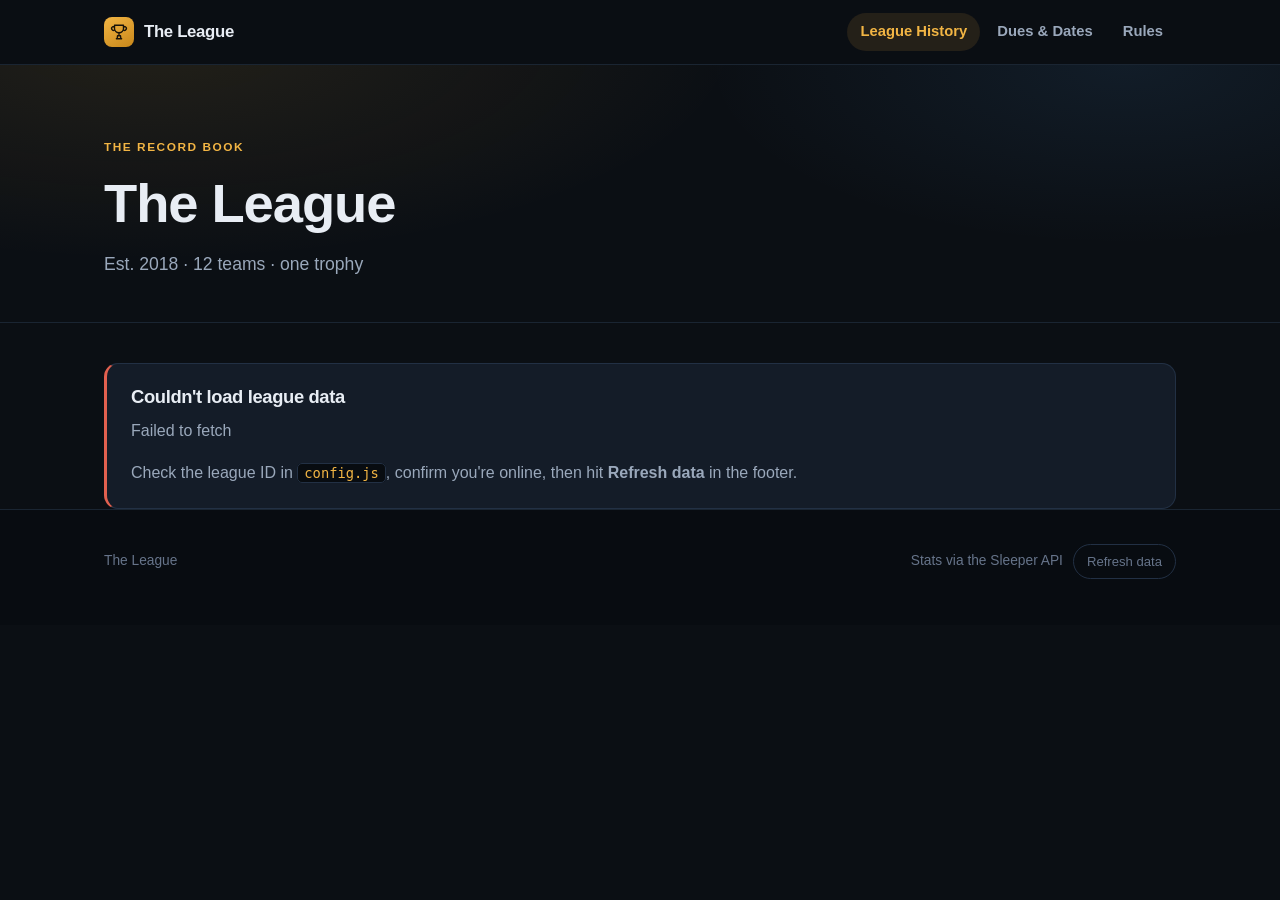
<file: index.html>
<!DOCTYPE html>
<html lang="en">
<head>
  <meta charset="utf-8">
  <meta name="viewport" content="width=device-width, initial-scale=1">
  <title>League History · {league}</title>
  <meta name="description" content="Champions, all-time records, and manager standings for every season on record.">
  <meta name="color-scheme" content="dark">
  <link rel="stylesheet" href="assets/css/style.css">
  <link rel="icon" href="data:image/svg+xml,<svg xmlns='http://www.w3.org/2000/svg' viewBox='0 0 100 100'><text y='.9em' font-size='90'>🏆</text></svg>">
  <script src="config.js"></script>
</head>
<body>
  <a class="skip-link" href="#main">Skip to content</a>
  <header class="site-header" id="site-header"></header>

  <main id="main">
    <div class="hero">
      <div class="wrap">
        <span class="eyebrow">The Record Book</span>
        <h1 id="hero-title">The League</h1>
        <p class="lede" id="hero-lede">
          Every champion, every record, every manager — pulled live from Sleeper.
        </p>
      </div>
    </div>

    <!-- Loading state -->
    <div class="wrap" id="loader">
      <div class="loading">
        <div class="bar"><span id="progress-bar"></span></div>
        <div id="progress-status">Contacting Sleeper…</div>
      </div>
    </div>

    <!-- Setup / error messaging -->
    <div class="wrap" id="notice" style="padding-top:40px"></div>

    <div id="content" class="hidden">
      <section>
        <div class="wrap">
          <div class="section-head">
            <h2>At a glance</h2>
          </div>
          <div id="headline"></div>
        </div>
      </section>

      <section>
        <div class="wrap">
          <div class="section-head">
            <h2>The Trophy Case</h2>
            <p class="note">Champions by year, with the record they carried and who they beat.</p>
          </div>
          <div id="champions"></div>
        </div>
      </section>

      <section>
        <div class="wrap">
          <div class="section-head">
            <h2>Hall of Records</h2>
            <p class="note">Season totals are regular season only, which keeps every year comparable.</p>
          </div>
          <div id="records"></div>
        </div>
      </section>

      <section>
        <div class="wrap">
          <div class="section-head">
            <h2>Manager Standings</h2>
            <p class="note">Sorted by average finish — the truest measure of who's consistently good. Click any column to re-sort.</p>
          </div>
          <div id="managers"></div>
          <p style="color:var(--text-faint);font-size:.82rem;margin-top:12px">
            Final placement comes from each season's playoff bracket. Teams that missed
            the playoffs are ranked below the bracket by regular-season record, then points for.
          </p>
        </div>
      </section>

      <section>
        <div class="wrap">
          <div class="section-head">
            <h2>Season by Season</h2>
          </div>
          <div id="seasons"></div>
        </div>
      </section>

      <section>
        <div class="wrap">
          <div class="section-head">
            <h2>Leaderboards</h2>
          </div>
          <div id="leaderboards"></div>
        </div>
      </section>
    </div>
  </main>

  <footer class="site-footer" id="site-footer"></footer>
  <script type="module" src="assets/js/history.js"></script>
</body>
</html>
</file>
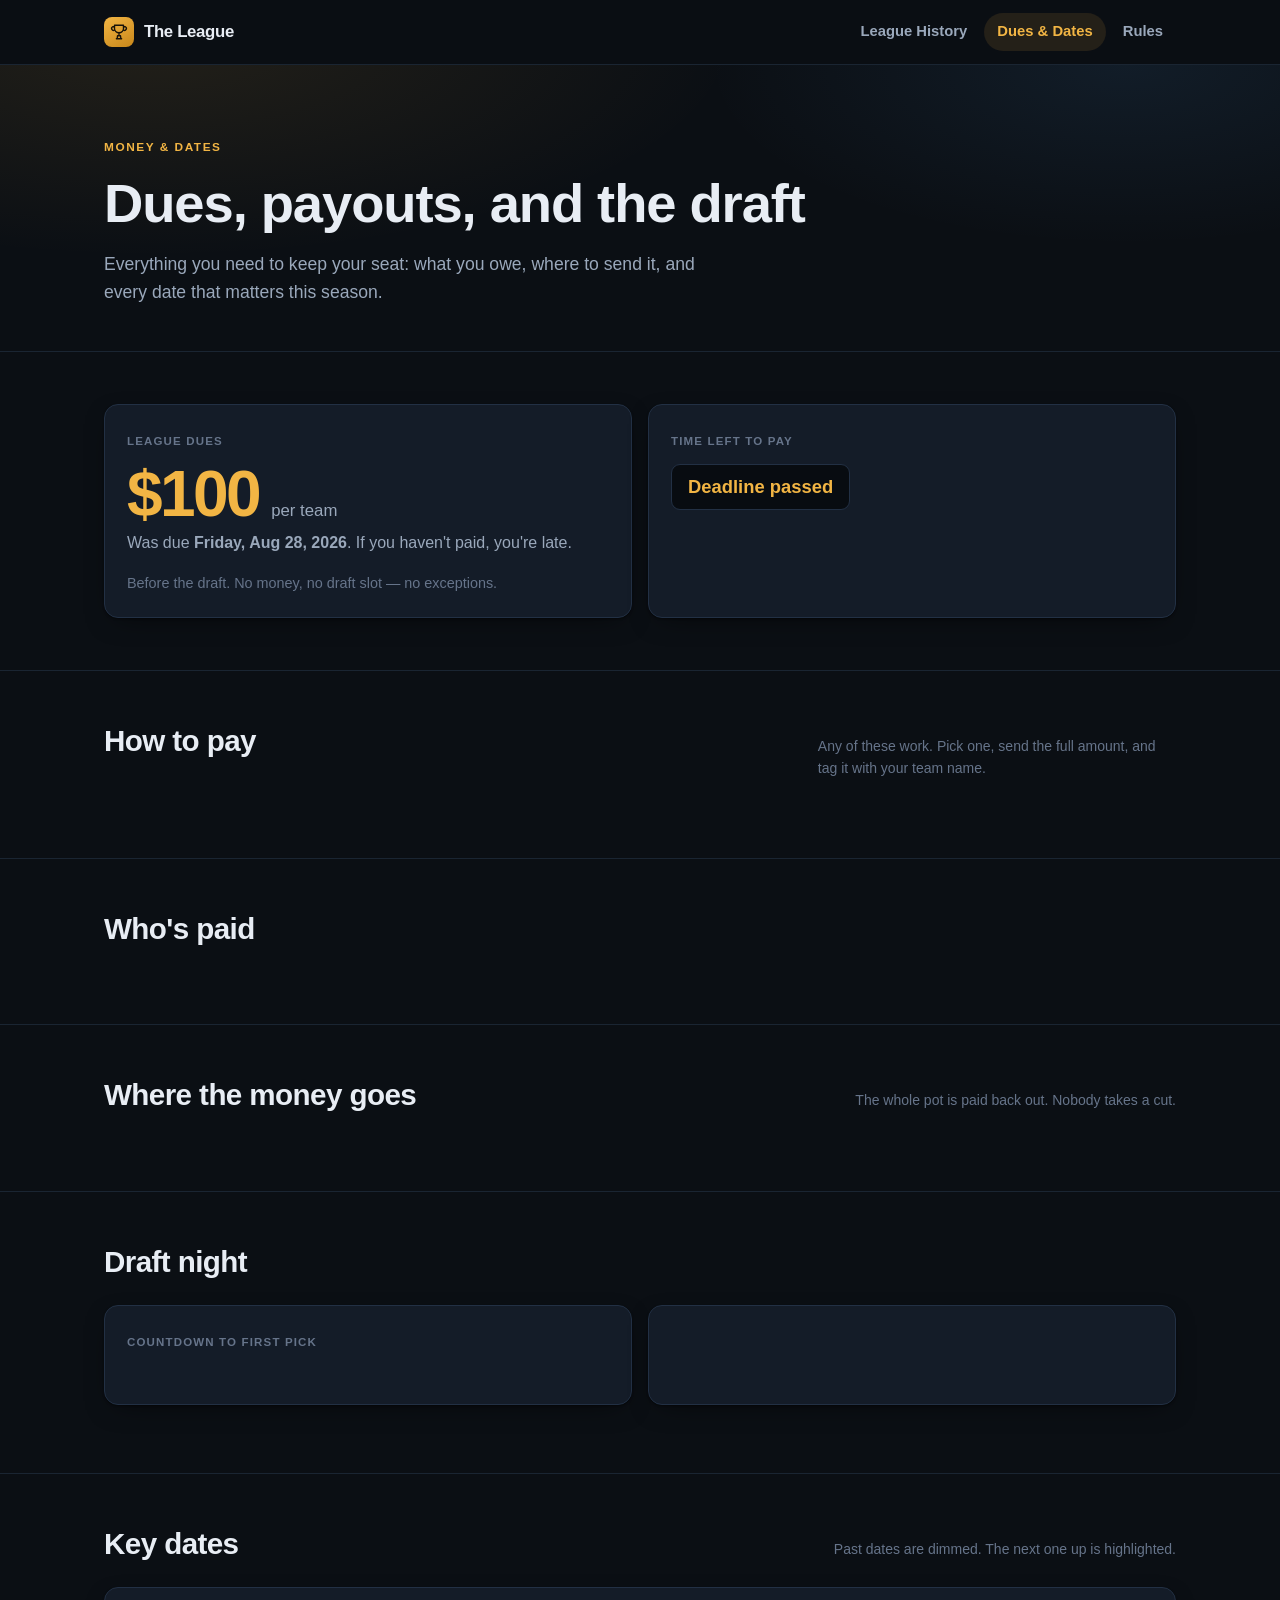
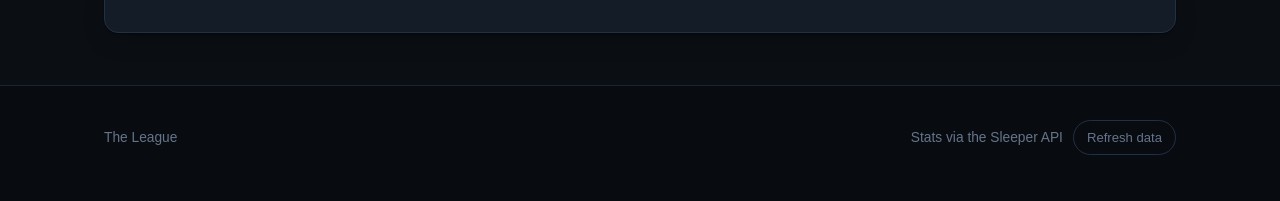
<file: dues.html>
<!DOCTYPE html>
<html lang="en">
<head>
  <meta charset="utf-8">
  <meta name="viewport" content="width=device-width, initial-scale=1">
  <title>Dues &amp; Dates · {league}</title>
  <meta name="description" content="How much league dues are, how to pay them, when they're due, and when the draft is.">
  <meta name="color-scheme" content="dark">
  <link rel="stylesheet" href="assets/css/style.css">
  <link rel="icon" href="data:image/svg+xml,<svg xmlns='http://www.w3.org/2000/svg' viewBox='0 0 100 100'><text y='.9em' font-size='90'>🏆</text></svg>">
  <script src="config.js"></script>
</head>
<body>
  <a class="skip-link" href="#main">Skip to content</a>
  <header class="site-header" id="site-header"></header>

  <main id="main">
    <div class="hero">
      <div class="wrap">
        <span class="eyebrow">Money &amp; Dates</span>
        <h1>Dues, payouts, and the draft</h1>
        <p class="lede">
          Everything you need to keep your seat: what you owe, where to send it,
          and every date that matters this season.
        </p>
      </div>
    </div>

    <section>
      <div class="wrap">
        <div class="grid grid-2">
          <div class="card">
            <span class="stat-label">League dues</span>
            <div class="amount-hero" style="margin:10px 0 4px">
              <span class="amount" id="dues-amount">—</span>
              <span class="per">per team</span>
            </div>
            <p id="dues-deadline" style="color:var(--text-dim)"></p>
            <p id="dues-note" class="hidden" style="color:var(--text-faint);font-size:.9rem"></p>
          </div>

          <div class="card">
            <span class="stat-label">Time left to pay</span>
            <div class="countdown" id="dues-countdown" style="margin-top:12px"></div>
            <p id="dues-memo" style="color:var(--text-faint);font-size:.88rem;margin-top:14px"></p>
          </div>
        </div>
      </div>
    </section>

    <section>
      <div class="wrap">
        <div class="section-head">
          <h2>How to pay</h2>
          <p class="note">Any of these work. Pick one, send the full amount, and tag it with your team name.</p>
        </div>
        <div class="grid grid-3" id="pay-methods"></div>
      </div>
    </section>

    <section id="tracker-section">
      <div class="wrap">
        <div class="section-head">
          <h2>Who's paid</h2>
          <p class="note" id="tracker-summary"></p>
        </div>
        <div id="tracker"></div>
      </div>
    </section>

    <section>
      <div class="wrap">
        <div class="section-head">
          <h2>Where the money goes</h2>
          <p class="note">The whole pot is paid back out. Nobody takes a cut.</p>
        </div>
        <div id="payouts"></div>
      </div>
    </section>

    <section>
      <div class="wrap">
        <div class="section-head">
          <h2>Draft night</h2>
        </div>
        <div class="grid grid-2">
          <div class="card">
            <span class="stat-label">Countdown to first pick</span>
            <div class="countdown" id="draft-countdown" style="margin-top:12px"></div>
            <div id="draft-when" style="margin-top:16px;font-weight:600"></div>
          </div>
          <div class="card" id="draft-details"></div>
        </div>
        <div id="draft-notes" style="margin-top:16px"></div>
      </div>
    </section>

    <section>
      <div class="wrap">
        <div class="section-head">
          <h2>Key dates</h2>
          <p class="note">Past dates are dimmed. The next one up is highlighted.</p>
        </div>
        <div class="card">
          <ul class="timeline" id="calendar"></ul>
        </div>
      </div>
    </section>

    <section id="contact-section" class="hidden">
      <div class="wrap">
        <div class="callout" id="contact"></div>
      </div>
    </section>
  </main>

  <footer class="site-footer" id="site-footer"></footer>
  <script type="module" src="assets/js/dues.js"></script>
</body>
</html>
</file>
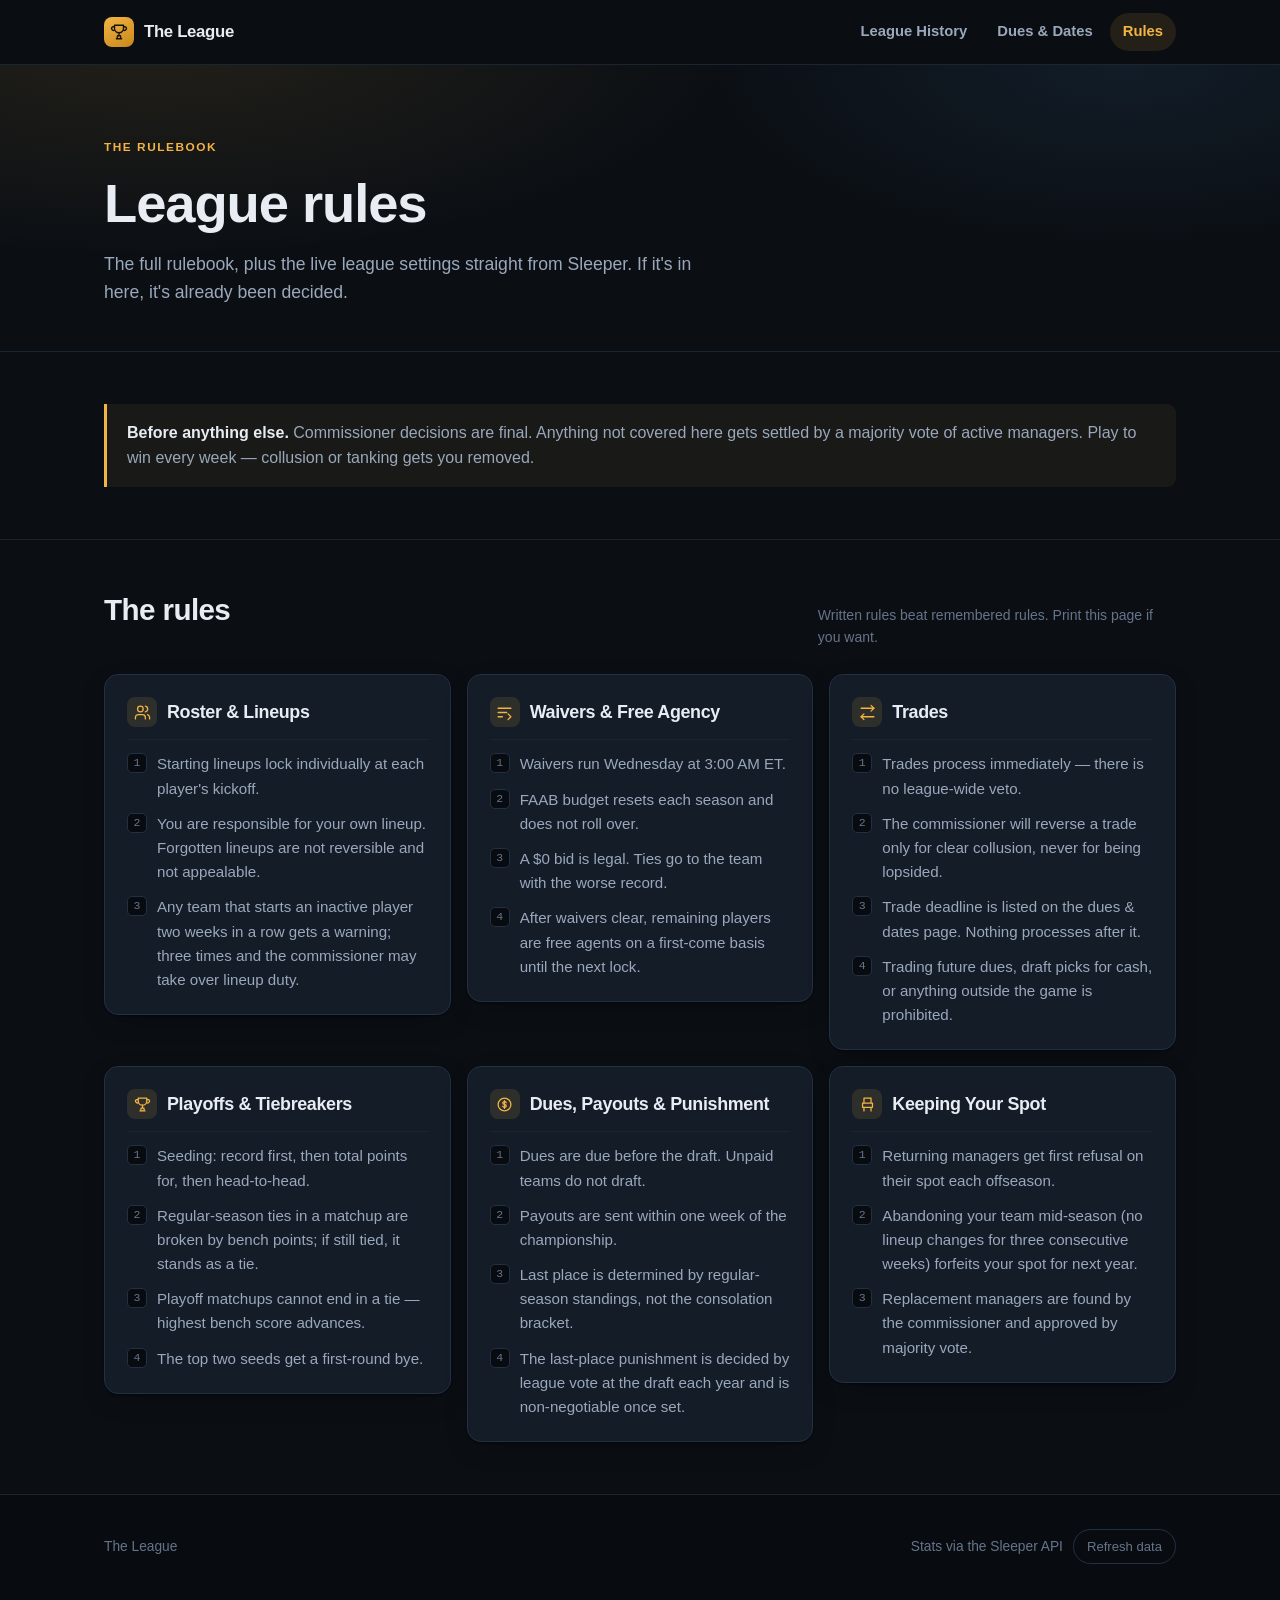
<file: rules.html>
<!DOCTYPE html>
<html lang="en">
<head>
  <meta charset="utf-8">
  <meta name="viewport" content="width=device-width, initial-scale=1">
  <title>Rules · {league}</title>
  <meta name="description" content="The league rulebook: roster settings, scoring, waivers, trades, playoffs, and payouts.">
  <meta name="color-scheme" content="dark">
  <link rel="stylesheet" href="assets/css/style.css">
  <link rel="icon" href="data:image/svg+xml,<svg xmlns='http://www.w3.org/2000/svg' viewBox='0 0 100 100'><text y='.9em' font-size='90'>🏆</text></svg>">
  <script src="config.js"></script>
</head>
<body>
  <a class="skip-link" href="#main">Skip to content</a>
  <header class="site-header" id="site-header"></header>

  <main id="main">
    <div class="hero">
      <div class="wrap">
        <span class="eyebrow">The Rulebook</span>
        <h1>League rules</h1>
        <p class="lede">
          The full rulebook, plus the live league settings straight from Sleeper.
          If it's in here, it's already been decided.
        </p>
      </div>
    </div>

    <section id="preamble-section" class="hidden">
      <div class="wrap">
        <div class="callout" id="preamble"></div>
      </div>
    </section>

    <section id="settings-section" class="hidden">
      <div class="wrap">
        <div class="section-head">
          <h2>League settings</h2>
          <p class="note">Read live from Sleeper, so this can never drift out of sync with the app.</p>
        </div>
        <div id="settings"></div>
      </div>
    </section>

    <section>
      <div class="wrap">
        <div class="section-head">
          <h2>The rules</h2>
          <p class="note">Written rules beat remembered rules. Print this page if you want.</p>
        </div>
        <div class="grid grid-2 grid-start" id="rules"></div>
      </div>
    </section>
  </main>

  <footer class="site-footer" id="site-footer"></footer>
  <script type="module" src="assets/js/rules.js"></script>
</body>
</html>
</file>
<file: assets/css/style.css>
/* ============================================================================
 * The League — shared styles
 * ==========================================================================*/

:root {
  --bg: #0b0f14;
  --bg-raised: #111823;
  --bg-sunken: #080c11;
  --panel: #141c28;
  --panel-2: #18212f;
  --line: #223044;
  --line-soft: #1a2532;

  --text: #e8edf4;
  --text-dim: #9aa8bb;
  --text-faint: #66748a;

  --gold: #f2b544;
  --gold-dim: #8a6716;
  --green: #3fbf7f;
  --red: #e2604f;
  --blue: #56a8f5;
  --violet: #a684f0;

  --radius: 14px;
  --radius-sm: 9px;
  --shadow: 0 1px 2px rgba(0, 0, 0, 0.4), 0 8px 28px -12px rgba(0, 0, 0, 0.7);

  --sans: "Inter", -apple-system, BlinkMacSystemFont, "Segoe UI", Roboto,
    "Helvetica Neue", Arial, sans-serif;
  --mono: ui-monospace, SFMono-Regular, "SF Mono", Menlo, Consolas, monospace;

  --wrap: 1120px;
}

*,
*::before,
*::after {
  box-sizing: border-box;
}

html {
  -webkit-text-size-adjust: 100%;
  scroll-behavior: smooth;
}

body {
  margin: 0;
  background: var(--bg);
  color: var(--text);
  font-family: var(--sans);
  font-size: 16px;
  line-height: 1.6;
  -webkit-font-smoothing: antialiased;
  text-rendering: optimizeLegibility;
}

h1, h2, h3, h4 {
  margin: 0;
  line-height: 1.2;
  letter-spacing: -0.02em;
  font-weight: 650;
}

p { margin: 0 0 1em; }
p:last-child { margin-bottom: 0; }

a { color: var(--blue); text-decoration: none; }
a:hover { text-decoration: underline; }

:focus-visible {
  outline: 2px solid var(--gold);
  outline-offset: 2px;
  border-radius: 4px;
}

.wrap {
  width: 100%;
  max-width: var(--wrap);
  margin: 0 auto;
  padding: 0 24px;
}

.skip-link {
  position: absolute;
  left: -9999px;
  top: 0;
  background: var(--gold);
  color: #111;
  padding: 10px 16px;
  z-index: 100;
  border-radius: 0 0 8px 0;
  font-weight: 600;
}
.skip-link:focus { left: 0; }

/* ------------------------------------------------------------------- nav -- */

.site-header {
  position: sticky;
  top: 0;
  z-index: 50;
  background: rgba(11, 15, 20, 0.86);
  backdrop-filter: blur(12px);
  border-bottom: 1px solid var(--line-soft);
}

.nav {
  display: flex;
  align-items: center;
  gap: 20px;
  min-height: 64px;
  flex-wrap: wrap;
  padding-block: 8px;
}

.brand {
  display: flex;
  align-items: center;
  gap: 10px;
  font-weight: 700;
  letter-spacing: -0.02em;
  color: var(--text);
  font-size: 1.05rem;
  margin-right: auto;
}
.brand:hover { text-decoration: none; }
.brand-mark {
  width: 30px;
  height: 30px;
  display: grid;
  place-items: center;
  border-radius: 8px;
  background: linear-gradient(150deg, var(--gold), #c8871a);
  color: #17120a;
  flex: none;
}
.brand-mark svg { width: 18px; height: 18px; }

.nav-links {
  display: flex;
  gap: 4px;
  flex-wrap: wrap;
}

.nav-links a {
  color: var(--text-dim);
  padding: 7px 13px;
  border-radius: 999px;
  font-size: 0.925rem;
  font-weight: 550;
  white-space: nowrap;
  transition: background 0.15s, color 0.15s;
}
.nav-links a:hover {
  color: var(--text);
  background: var(--panel);
  text-decoration: none;
}
.nav-links a[aria-current="page"] {
  color: var(--gold);
  background: rgba(242, 181, 68, 0.11);
}

/* ------------------------------------------------------------------ hero -- */

.hero {
  padding: 68px 0 44px;
  border-bottom: 1px solid var(--line-soft);
  background:
    radial-gradient(900px 340px at 12% -10%, rgba(242, 181, 68, 0.10), transparent 65%),
    radial-gradient(700px 300px at 88% 0%, rgba(86, 168, 245, 0.09), transparent 60%);
}

.eyebrow {
  display: inline-flex;
  align-items: center;
  gap: 8px;
  font-size: 0.74rem;
  font-weight: 700;
  letter-spacing: 0.13em;
  text-transform: uppercase;
  color: var(--gold);
  margin-bottom: 14px;
}

.hero h1 {
  font-size: clamp(2.1rem, 6vw, 3.4rem);
  margin-bottom: 14px;
}

.hero .lede {
  color: var(--text-dim);
  font-size: 1.1rem;
  max-width: 62ch;
}

/* ---------------------------------------------------------------- layout -- */

section { padding: 52px 0; }
section + section { border-top: 1px solid var(--line-soft); }

.section-head {
  display: flex;
  align-items: baseline;
  justify-content: space-between;
  gap: 16px;
  flex-wrap: wrap;
  margin-bottom: 26px;
}

.section-head h2 {
  font-size: clamp(1.4rem, 3vw, 1.85rem);
}

.section-head .note {
  color: var(--text-faint);
  font-size: 0.875rem;
  max-width: 46ch;
}

.sub {
  color: var(--text-dim);
  margin: -14px 0 26px;
  max-width: 70ch;
}

/* ----------------------------------------------------------------- cards -- */

.card {
  background: var(--panel);
  border: 1px solid var(--line);
  border-radius: var(--radius);
  padding: 22px;
  box-shadow: var(--shadow);
}

.grid { display: grid; gap: 16px; }
/* Opt out of equal-height rows where one card is far taller than its siblings. */
.grid-start { align-items: start; }
.grid-2 { grid-template-columns: repeat(auto-fit, minmax(280px, 1fr)); }
.grid-3 { grid-template-columns: repeat(auto-fit, minmax(240px, 1fr)); }
.grid-4 { grid-template-columns: repeat(auto-fit, minmax(200px, 1fr)); }

/* ------------------------------------------------------------ stat tiles -- */

.stat {
  background: var(--panel);
  border: 1px solid var(--line);
  border-radius: var(--radius);
  padding: 18px 20px;
  display: flex;
  flex-direction: column;
  gap: 4px;
  min-height: 100%;
}

.stat-label {
  font-size: 0.72rem;
  letter-spacing: 0.1em;
  text-transform: uppercase;
  color: var(--text-faint);
  font-weight: 700;
}

.stat-value {
  font-size: 1.75rem;
  font-weight: 700;
  letter-spacing: -0.03em;
  font-variant-numeric: tabular-nums;
  line-height: 1.15;
}
.stat-value.gold { color: var(--gold); }
.stat-value.green { color: var(--green); }
.stat-value.red { color: var(--red); }
.stat-value.blue { color: var(--blue); }

.stat-sub {
  color: var(--text-dim);
  font-size: 0.9rem;
}
.stat-meta {
  color: var(--text-faint);
  font-size: 0.8rem;
  margin-top: auto;
  padding-top: 8px;
}

/* --------------------------------------------------------------- trophies -- */

.champ-grid {
  display: grid;
  gap: 14px;
  grid-template-columns: repeat(auto-fill, minmax(232px, 1fr));
}

.champ {
  position: relative;
  background: linear-gradient(165deg, var(--panel-2), var(--panel));
  border: 1px solid var(--line);
  border-radius: var(--radius);
  padding: 18px 20px 16px;
  overflow: hidden;
}
.champ::before {
  content: "";
  position: absolute;
  inset: 0 0 auto 0;
  height: 3px;
  background: linear-gradient(90deg, var(--gold), rgba(242, 181, 68, 0));
}
.champ.latest {
  border-color: rgba(242, 181, 68, 0.45);
  box-shadow: 0 0 0 1px rgba(242, 181, 68, 0.18), var(--shadow);
}

.champ-year {
  font-family: var(--mono);
  font-size: 0.8rem;
  color: var(--gold);
  letter-spacing: 0.08em;
  font-weight: 600;
}

.champ-name {
  font-size: 1.2rem;
  font-weight: 650;
  margin: 6px 0 2px;
  letter-spacing: -0.02em;
  overflow-wrap: anywhere;
}

.champ-meta {
  font-size: 0.845rem;
  color: var(--text-dim);
  font-variant-numeric: tabular-nums;
}
.champ-runner {
  font-size: 0.8rem;
  color: var(--text-faint);
  margin-top: 8px;
  padding-top: 8px;
  border-top: 1px solid var(--line-soft);
}

.champ-head {
  display: flex;
  align-items: center;
  gap: 10px;
  justify-content: space-between;
}
.avatar {
  width: 34px;
  height: 34px;
  border-radius: 50%;
  background: var(--bg-sunken);
  border: 1px solid var(--line);
  object-fit: cover;
  flex: none;
}

/* The initial sits underneath the image, so a 404 from Sleeper's CDN reveals it
 * rather than leaving an empty hole. */
.avatar-stack {
  position: relative;
  display: inline-grid;
  flex: none;
}
.avatar-stack .avatar-fallback { grid-area: 1 / 1; }
.avatar-stack img.avatar { grid-area: 1 / 1; }

.avatar-fallback {
  display: grid;
  place-items: center;
  font-size: 0.82rem;
  font-weight: 700;
  color: var(--text-faint);
  background: var(--panel-2);
  user-select: none;
}

/* ---------------------------------------------------------------- tables -- */

.table-wrap {
  overflow-x: auto;
  border: 1px solid var(--line);
  border-radius: var(--radius);
  background: var(--panel);
  -webkit-overflow-scrolling: touch;
}

table {
  width: 100%;
  border-collapse: collapse;
  font-size: 0.92rem;
  min-width: 680px;
}

thead th {
  position: sticky;
  top: 0;
  background: var(--panel-2);
  text-align: left;
  font-size: 0.72rem;
  letter-spacing: 0.08em;
  text-transform: uppercase;
  color: var(--text-faint);
  font-weight: 700;
  padding: 12px 14px;
  border-bottom: 1px solid var(--line);
  white-space: nowrap;
}

th.sortable {
  cursor: pointer;
  user-select: none;
}
th.sortable:hover { color: var(--text); }
th.sortable::after {
  content: "";
  display: inline-block;
  width: 0;
  height: 0;
  margin-left: 6px;
  vertical-align: middle;
  border-left: 4px solid transparent;
  border-right: 4px solid transparent;
  opacity: 0;
}
th[aria-sort="ascending"]::after {
  opacity: 1;
  border-bottom: 5px solid var(--gold);
}
th[aria-sort="descending"]::after {
  opacity: 1;
  border-top: 5px solid var(--gold);
}

tbody td {
  padding: 11px 14px;
  border-bottom: 1px solid var(--line-soft);
  vertical-align: middle;
}
tbody tr:last-child td { border-bottom: none; }
tbody tr:hover { background: rgba(255, 255, 255, 0.022); }

.num {
  text-align: right;
  font-variant-numeric: tabular-nums;
  font-family: var(--mono);
  font-size: 0.87rem;
}

.rank {
  color: var(--text-faint);
  font-family: var(--mono);
  font-size: 0.82rem;
  width: 44px;
}
tbody tr:nth-child(1) .rank { color: var(--gold); }

.who {
  display: flex;
  align-items: center;
  gap: 10px;
  min-width: 160px;
}
.who .avatar { width: 26px; height: 26px; }
.who .avatar-fallback { font-size: 0.68rem; }
.who strong { font-weight: 600; overflow-wrap: anywhere; }
.who small { display: block; color: var(--text-faint); font-size: 0.78rem; font-weight: 400; }

.pill {
  display: inline-block;
  padding: 2px 8px;
  border-radius: 999px;
  font-size: 0.72rem;
  font-weight: 700;
  letter-spacing: 0.03em;
  background: var(--panel-2);
  border: 1px solid var(--line);
  color: var(--text-dim);
  white-space: nowrap;
}
.pill.gold { background: rgba(242, 181, 68, 0.13); border-color: rgba(242, 181, 68, 0.35); color: var(--gold); }
.pill.green { background: rgba(63, 191, 127, 0.12); border-color: rgba(63, 191, 127, 0.32); color: var(--green); }
.pill.red { background: rgba(226, 96, 79, 0.12); border-color: rgba(226, 96, 79, 0.32); color: var(--red); }
.pill.blue { background: rgba(86, 168, 245, 0.12); border-color: rgba(86, 168, 245, 0.32); color: var(--blue); }

.rings { white-space: nowrap; letter-spacing: 1px; }
.rings .dim { opacity: 0.25; }

/* --------------------------------------------------------------- records -- */

.record-card {
  background: var(--panel);
  border: 1px solid var(--line);
  border-radius: var(--radius);
  padding: 20px;
  display: flex;
  flex-direction: column;
  gap: 6px;
}
.record-card .stat-label { color: var(--text-faint); }
.record-card .big {
  font-size: 1.9rem;
  font-weight: 700;
  font-variant-numeric: tabular-nums;
  letter-spacing: -0.03em;
  line-height: 1.1;
}
.record-card .who-line {
  font-weight: 600;
  font-size: 1rem;
  overflow-wrap: anywhere;
}
.record-card .when {
  color: var(--text-faint);
  font-size: 0.84rem;
  font-family: var(--mono);
}

/* ------------------------------------------------------------- countdown -- */

.countdown {
  display: flex;
  gap: 10px;
  flex-wrap: wrap;
}
.cd-unit {
  background: var(--bg-sunken);
  border: 1px solid var(--line);
  border-radius: var(--radius-sm);
  padding: 12px 16px;
  min-width: 78px;
  text-align: center;
}
.cd-num {
  font-size: 1.75rem;
  font-weight: 700;
  font-variant-numeric: tabular-nums;
  line-height: 1.1;
  color: var(--gold);
}
.cd-label {
  font-size: 0.68rem;
  text-transform: uppercase;
  letter-spacing: 0.1em;
  color: var(--text-faint);
  font-weight: 700;
}

/* ------------------------------------------------------------ pay / dues -- */

.pay-card {
  display: block;
  background: var(--panel);
  border: 1px solid var(--line);
  border-radius: var(--radius);
  padding: 18px 20px;
  color: inherit;
  transition: border-color 0.15s, transform 0.15s;
}
a.pay-card:hover {
  border-color: var(--gold);
  text-decoration: none;
  transform: translateY(-2px);
}
.pay-name {
  font-weight: 650;
  font-size: 1.05rem;
  display: flex;
  align-items: center;
  gap: 8px;
  justify-content: space-between;
}
.pay-handle {
  font-family: var(--mono);
  font-size: 0.95rem;
  color: var(--gold);
  margin-top: 6px;
  overflow-wrap: anywhere;
}
.pay-note {
  color: var(--text-faint);
  font-size: 0.84rem;
  margin-top: 8px;
}

.amount-hero {
  display: flex;
  align-items: baseline;
  gap: 12px;
  flex-wrap: wrap;
}
.amount-hero .amount {
  font-size: clamp(2.6rem, 9vw, 4rem);
  font-weight: 750;
  letter-spacing: -0.04em;
  color: var(--gold);
  line-height: 1;
}
.amount-hero .per {
  color: var(--text-dim);
  font-size: 1.05rem;
}

/* ------------------------------------------------------------- timeline -- */

.timeline { list-style: none; margin: 0; padding: 0; }

.timeline li {
  display: grid;
  grid-template-columns: 120px 1fr;
  gap: 18px;
  padding: 14px 0;
  border-bottom: 1px solid var(--line-soft);
  align-items: baseline;
}
.timeline li:last-child { border-bottom: none; }
.timeline .when {
  font-family: var(--mono);
  font-size: 0.85rem;
  color: var(--gold);
  font-weight: 600;
}
.timeline .what { font-weight: 600; }
.timeline .detail { color: var(--text-dim); font-size: 0.9rem; font-weight: 400; }
.timeline li.past { opacity: 0.42; }
.timeline li.past .when { color: var(--text-faint); }
.timeline li.next .when { color: var(--green); }

/* ----------------------------------------------------------------- rules -- */

.rule-card { break-inside: avoid; }

.rule-card h3 {
  display: flex;
  align-items: center;
  gap: 10px;
  font-size: 1.12rem;
  margin-bottom: 12px;
  padding-bottom: 12px;
  border-bottom: 1px solid var(--line-soft);
}
.rule-card h3 .ico {
  width: 30px;
  height: 30px;
  border-radius: 8px;
  display: grid;
  place-items: center;
  background: rgba(242, 181, 68, 0.12);
  color: var(--gold);
  flex: none;
}
.rule-card h3 .ico svg { width: 17px; height: 17px; }

.rule-card ol {
  margin: 0;
  padding-left: 0;
  list-style: none;
  counter-reset: rule;
}
.rule-card li {
  counter-increment: rule;
  position: relative;
  padding-left: 30px;
  margin-bottom: 11px;
  color: var(--text-dim);
  font-size: 0.945rem;
}
.rule-card li:last-child { margin-bottom: 0; }
.rule-card li::before {
  content: counter(rule);
  position: absolute;
  left: 0;
  top: 1px;
  font-family: var(--mono);
  font-size: 0.72rem;
  color: var(--text-faint);
  background: var(--bg-sunken);
  border: 1px solid var(--line);
  border-radius: 5px;
  width: 20px;
  height: 20px;
  display: grid;
  place-items: center;
}

.callout {
  border-left: 3px solid var(--gold);
  background: rgba(242, 181, 68, 0.06);
  padding: 16px 20px;
  border-radius: 0 var(--radius-sm) var(--radius-sm) 0;
  color: var(--text-dim);
}
.callout strong { color: var(--text); }

/* --------------------------------------------------------- scoring table -- */

.scoring-grid {
  display: grid;
  grid-template-columns: repeat(auto-fill, minmax(190px, 1fr));
  gap: 8px;
}
.scoring-item {
  display: flex;
  justify-content: space-between;
  align-items: baseline;
  gap: 10px;
  padding: 9px 12px;
  background: var(--bg-sunken);
  border: 1px solid var(--line-soft);
  border-radius: var(--radius-sm);
  font-size: 0.88rem;
}
.scoring-item .k { color: var(--text-dim); }
.scoring-item .v {
  font-family: var(--mono);
  font-weight: 600;
  font-variant-numeric: tabular-nums;
  white-space: nowrap;
}
.scoring-item .v.pos { color: var(--green); }
.scoring-item .v.neg { color: var(--red); }

.slot-row { display: flex; flex-wrap: wrap; gap: 7px; }
.slot {
  font-family: var(--mono);
  font-size: 0.8rem;
  font-weight: 600;
  padding: 6px 11px;
  border-radius: 7px;
  background: var(--bg-sunken);
  border: 1px solid var(--line);
  color: var(--text-dim);
}
.slot.bench { opacity: 0.55; }
.slot.flex { border-color: rgba(166, 132, 240, 0.4); color: var(--violet); }
.slot.start { border-color: rgba(86, 168, 245, 0.35); color: var(--blue); }

/* ------------------------------------------------------- loading / empty -- */

.loading {
  display: flex;
  flex-direction: column;
  gap: 14px;
  align-items: center;
  justify-content: center;
  padding: 72px 20px;
  color: var(--text-dim);
  text-align: center;
}
.bar {
  width: min(340px, 80vw);
  height: 4px;
  background: var(--panel-2);
  border-radius: 999px;
  overflow: hidden;
}
.bar span {
  display: block;
  height: 100%;
  width: 8%;
  background: linear-gradient(90deg, var(--gold), #e08c2a);
  border-radius: 999px;
  transition: width 0.35s ease;
}

.notice {
  background: var(--panel);
  border: 1px solid var(--line);
  border-left: 3px solid var(--gold);
  border-radius: var(--radius);
  padding: 22px 24px;
}
.notice h3 { margin-bottom: 10px; font-size: 1.15rem; }
.notice p, .notice li { color: var(--text-dim); }
.notice code {
  font-family: var(--mono);
  font-size: 0.86em;
  background: var(--bg-sunken);
  border: 1px solid var(--line);
  padding: 1px 6px;
  border-radius: 5px;
  color: var(--gold);
  overflow-wrap: anywhere;
}
.notice ol { padding-left: 20px; margin: 0; }
.notice li { margin-bottom: 8px; }
.notice.error { border-left-color: var(--red); }

.hidden { display: none !important; }

/* ---------------------------------------------------------------- footer -- */

.site-footer {
  border-top: 1px solid var(--line-soft);
  padding: 34px 0 46px;
  color: var(--text-faint);
  font-size: 0.86rem;
  background: var(--bg-sunken);
}
.site-footer .wrap {
  display: flex;
  justify-content: space-between;
  gap: 16px;
  flex-wrap: wrap;
  align-items: center;
}
.ghost-btn {
  background: none;
  border: 1px solid var(--line);
  color: var(--text-faint);
  font: inherit;
  font-size: 0.82rem;
  padding: 6px 13px;
  border-radius: 999px;
  cursor: pointer;
}
.ghost-btn:hover { color: var(--text); border-color: var(--text-faint); }

/* ------------------------------------------------------------ responsive -- */

@media (max-width: 640px) {
  .wrap { padding: 0 16px; }
  .hero { padding: 44px 0 34px; }
  section { padding: 38px 0; }
  .timeline li { grid-template-columns: 1fr; gap: 3px; }
  .nav { min-height: 56px; }
  .brand { font-size: 1rem; }
}

@media (prefers-reduced-motion: reduce) {
  * { animation: none !important; transition: none !important; }
  html { scroll-behavior: auto; }
}

@media print {
  .site-header, .site-footer, .ghost-btn { display: none; }
  body { background: #fff; color: #000; }
  .card, .rule-card, .table-wrap { border-color: #ccc; background: #fff; box-shadow: none; }
  .rule-card li, .sub, p { color: #222; }
}
</file>
